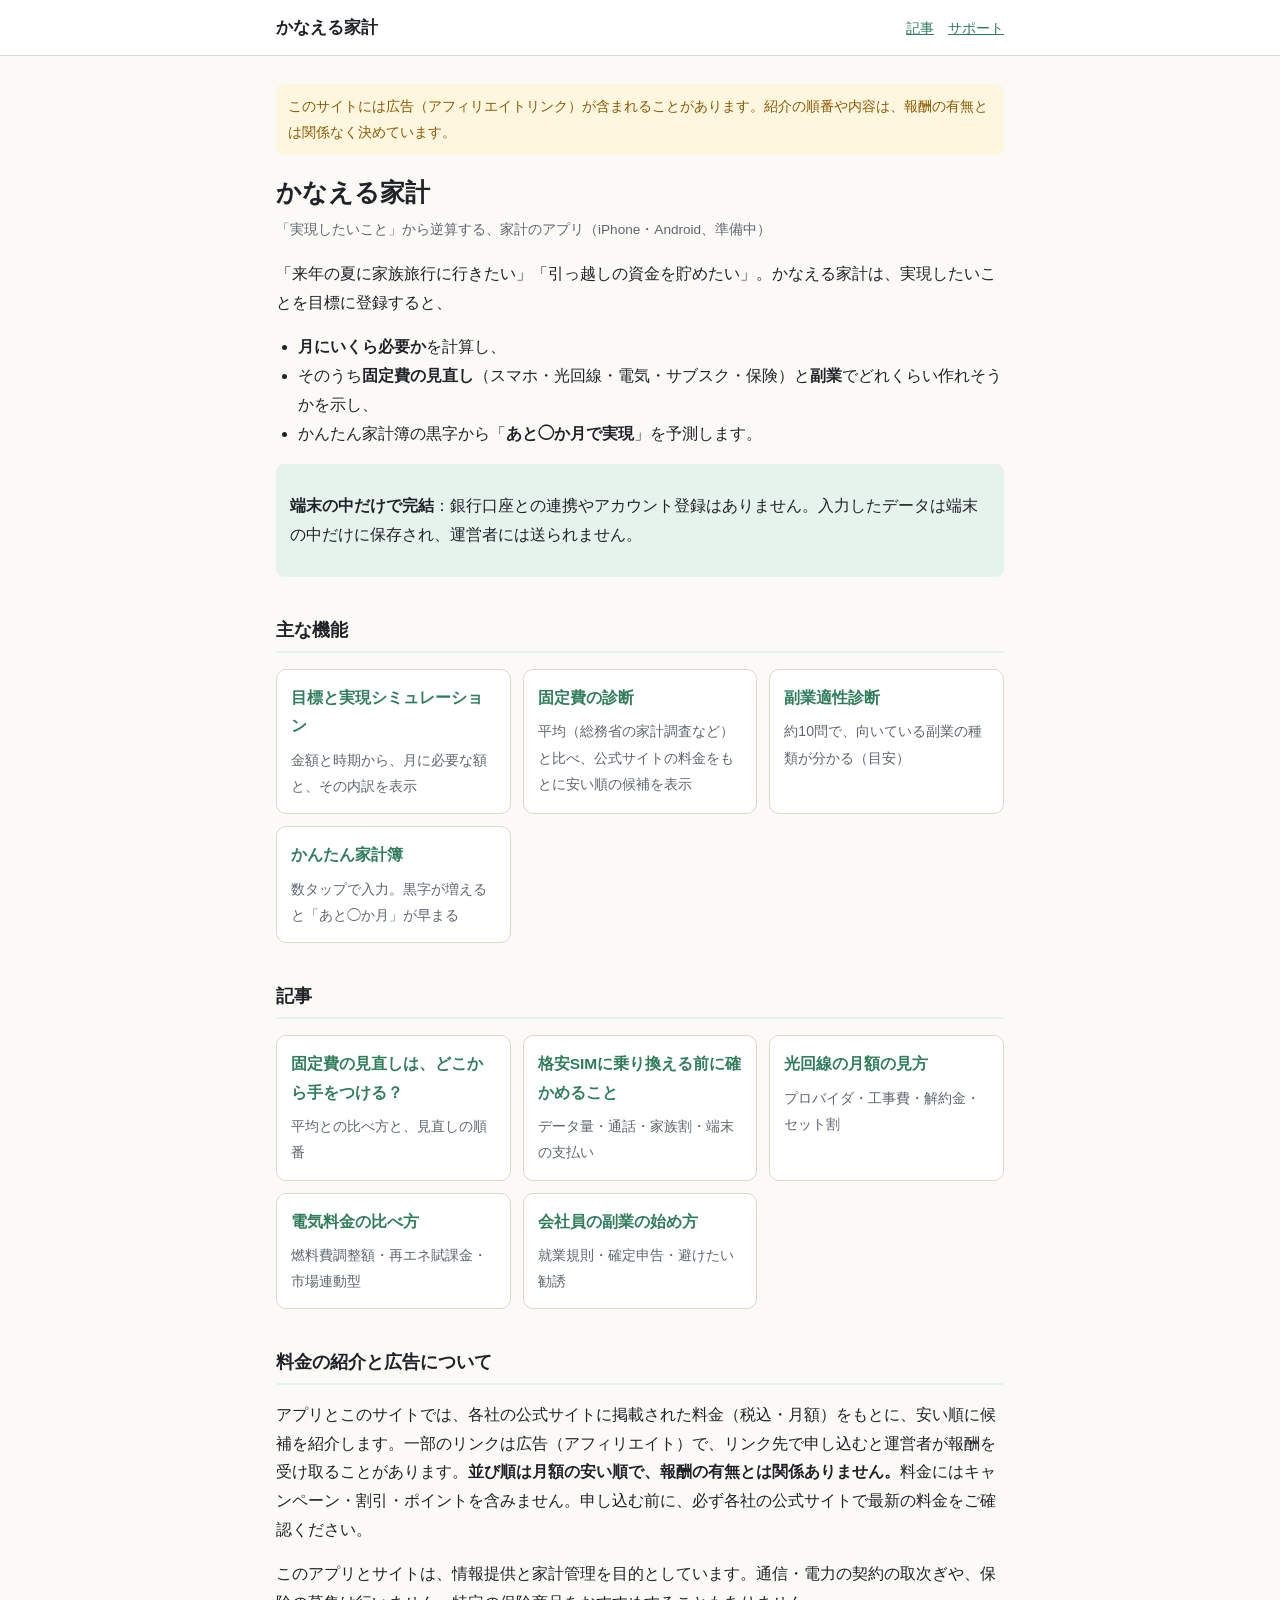
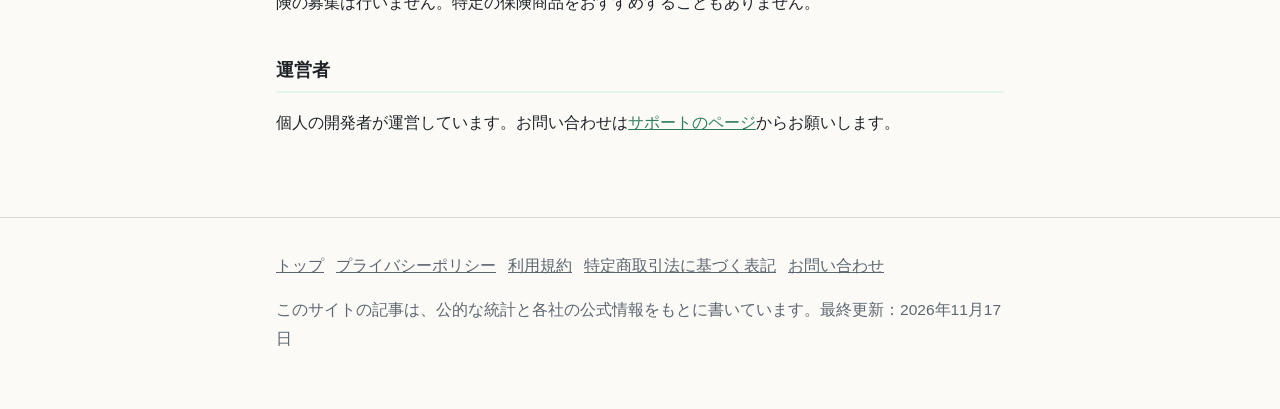
<file: index.html>
<!doctype html>
<html lang="ja">
<head>
<meta charset="utf-8">
<meta name="viewport" content="width=device-width, initial-scale=1">
<title>目標から逆算する、固定費の見直しと副業のアプリ｜かなえる家計</title>
<meta name="description" content="かなえる家計は、実現したいことを目標に、固定費の見直しと副業で毎月のお金を作る道筋を示し、家計簿で「あと何か月で実現」を見える化するアプリです。">
<link rel="stylesheet" href="style.css">
</head>
<body>
<header class="site"><div class="in">
  <a class="brand" href="index.html">かなえる家計</a>
  <nav><a href="index.html#articles">記事</a><a href="support.html">サポート</a></nav>
</div></header>
<main>

<p class="pr">このサイトには広告（アフィリエイトリンク）が含まれることがあります。紹介の順番や内容は、報酬の有無とは関係なく決めています。</p>
<h1>かなえる家計</h1>
<p class="meta">「実現したいこと」から逆算する、家計のアプリ（iPhone・Android、準備中）</p>
<p>「来年の夏に家族旅行に行きたい」「引っ越しの資金を貯めたい」。かなえる家計は、実現したいことを目標に登録すると、</p>
<ul>
<li><strong>月にいくら必要か</strong>を計算し、</li>
<li>そのうち<strong>固定費の見直し</strong>（スマホ・光回線・電気・サブスク・保険）と<strong>副業</strong>でどれくらい作れそうかを示し、</li>
<li>かんたん家計簿の黒字から「<strong>あと◯か月で実現</strong>」を予測します。</li>
</ul>
<div class="note">
<p><strong>端末の中だけで完結</strong>：銀行口座との連携やアカウント登録はありません。入力したデータは端末の中だけに保存され、運営者には送られません。</p>
</div>

<h2>主な機能</h2>
<ul class="cards">
<li><a>目標と実現シミュレーション</a><p>金額と時期から、月に必要な額と、その内訳を表示</p></li>
<li><a>固定費の診断</a><p>平均（総務省の家計調査など）と比べ、公式サイトの料金をもとに安い順の候補を表示</p></li>
<li><a>副業適性診断</a><p>約10問で、向いている副業の種類が分かる（目安）</p></li>
<li><a>かんたん家計簿</a><p>数タップで入力。黒字が増えると「あと◯か月」が早まる</p></li>
</ul>

<h2 id="articles">記事</h2>
<ul class="cards">
<li><a href="articles/koteihi-minaoshi.html">固定費の見直しは、どこから手をつける？</a><p>平均との比べ方と、見直しの順番</p></li>
<li><a href="articles/kakuyasu-sim.html">格安SIMに乗り換える前に確かめること</a><p>データ量・通話・家族割・端末の支払い</p></li>
<li><a href="articles/hikari.html">光回線の月額の見方</a><p>プロバイダ・工事費・解約金・セット割</p></li>
<li><a href="articles/denki.html">電気料金の比べ方</a><p>燃料費調整額・再エネ賦課金・市場連動型</p></li>
<li><a href="articles/fukugyo.html">会社員の副業の始め方</a><p>就業規則・確定申告・避けたい勧誘</p></li>
</ul>

<h2>料金の紹介と広告について</h2>
<p>アプリとこのサイトでは、各社の公式サイトに掲載された料金（税込・月額）をもとに、安い順に候補を紹介します。一部のリンクは広告（アフィリエイト）で、リンク先で申し込むと運営者が報酬を受け取ることがあります。<strong>並び順は月額の安い順で、報酬の有無とは関係ありません。</strong>料金にはキャンペーン・割引・ポイントを含みません。申し込む前に、必ず各社の公式サイトで最新の料金をご確認ください。</p>
<p>このアプリとサイトは、情報提供と家計管理を目的としています。通信・電力の契約の取次ぎや、保険の募集は行いません。特定の保険商品をおすすめすることもありません。</p>

<h2>運営者</h2>
<p>個人の開発者が運営しています。お問い合わせは<a href="support.html">サポートのページ</a>からお願いします。</p>

</main>
<footer class="site"><div class="in">
  <p><a href="index.html">トップ</a><a href="privacy.html">プライバシーポリシー</a><a href="terms.html">利用規約</a><a href="tokushoho.html">特定商取引法に基づく表記</a><a href="support.html">お問い合わせ</a></p>
  <p>このサイトの記事は、公的な統計と各社の公式情報をもとに書いています。最終更新：2026年11月17日</p>
</div></footer>
</body>
</html>
</file>
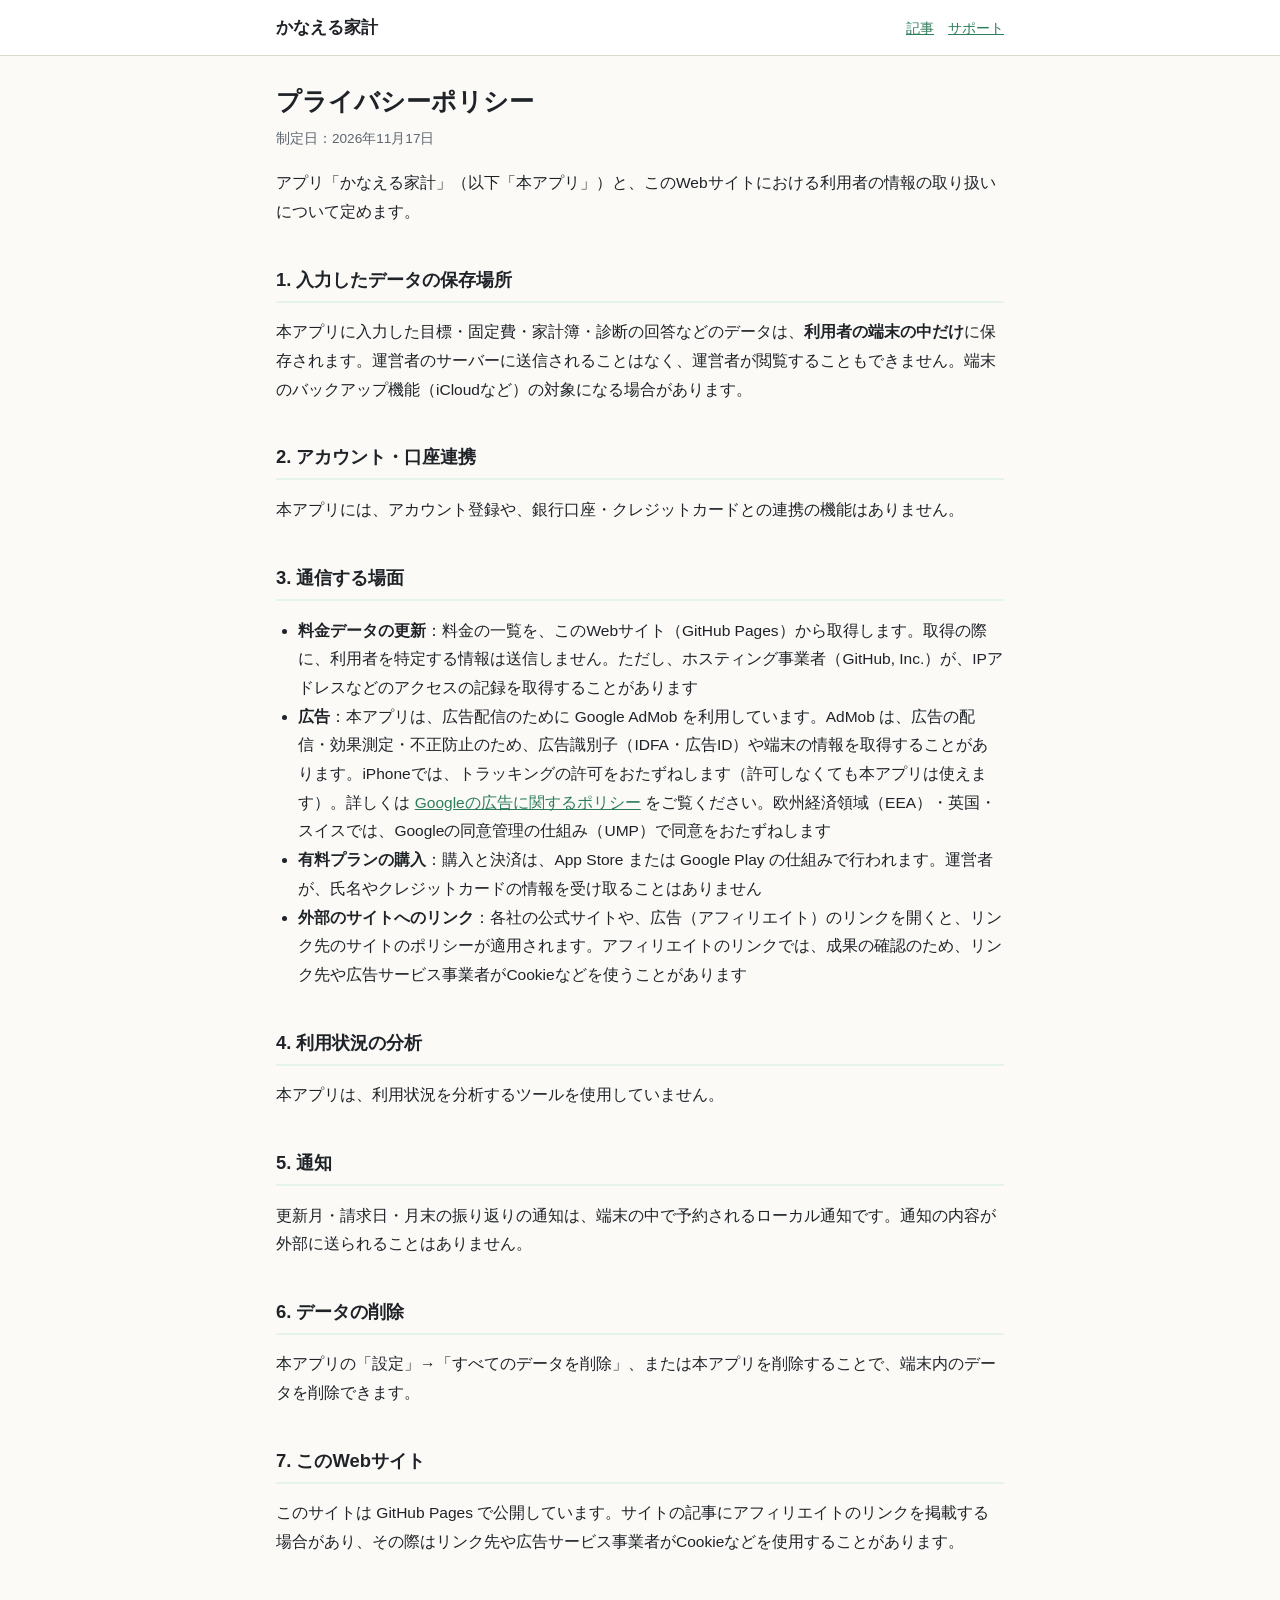
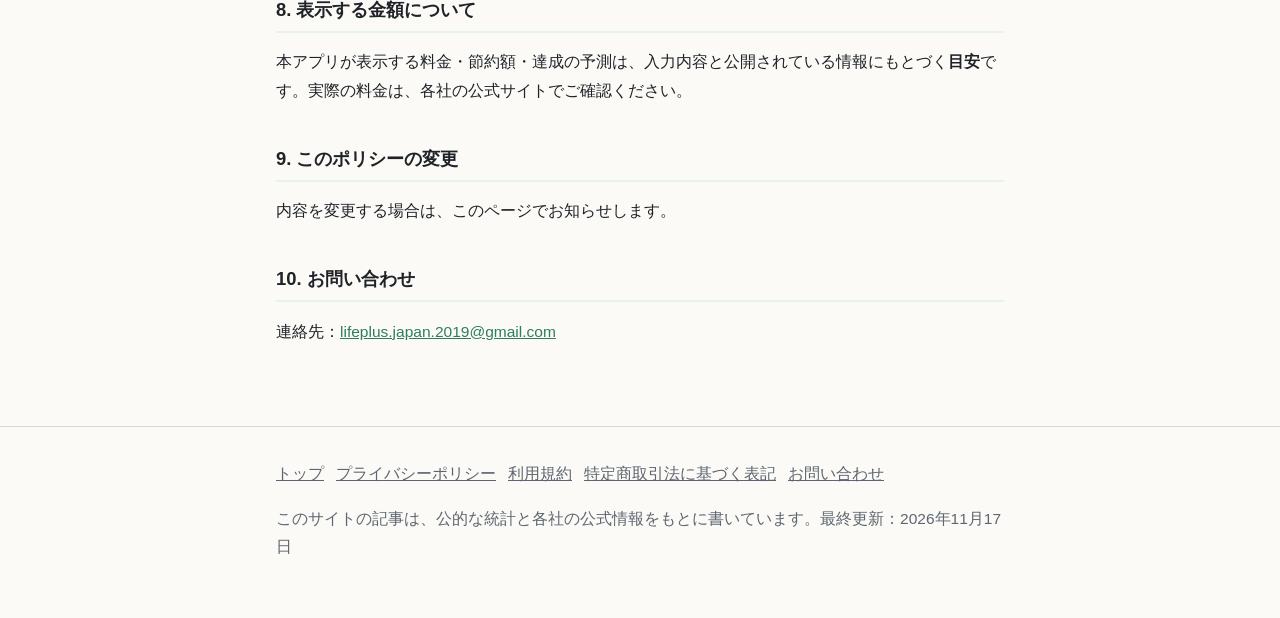
<file: privacy.html>
<!doctype html>
<html lang="ja">
<head>
<meta charset="utf-8">
<meta name="viewport" content="width=device-width, initial-scale=1">
<title>プライバシーポリシー｜かなえる家計</title>
<meta name="description" content="アプリ「かなえる家計」とこのサイトのプライバシーポリシーです。">
<link rel="stylesheet" href="style.css">
</head>
<body>
<header class="site"><div class="in">
  <a class="brand" href="index.html">かなえる家計</a>
  <nav><a href="index.html#articles">記事</a><a href="support.html">サポート</a></nav>
</div></header>
<main>

<h1>プライバシーポリシー</h1>
<p class="meta">制定日：2026年11月17日</p>
<p>アプリ「かなえる家計」（以下「本アプリ」）と、このWebサイトにおける利用者の情報の取り扱いについて定めます。</p>

<h2>1. 入力したデータの保存場所</h2>
<p>本アプリに入力した目標・固定費・家計簿・診断の回答などのデータは、<strong>利用者の端末の中だけ</strong>に保存されます。運営者のサーバーに送信されることはなく、運営者が閲覧することもできません。端末のバックアップ機能（iCloudなど）の対象になる場合があります。</p>

<h2>2. アカウント・口座連携</h2>
<p>本アプリには、アカウント登録や、銀行口座・クレジットカードとの連携の機能はありません。</p>

<h2>3. 通信する場面</h2>
<ul>
<li><strong>料金データの更新</strong>：料金の一覧を、このWebサイト（GitHub Pages）から取得します。取得の際に、利用者を特定する情報は送信しません。ただし、ホスティング事業者（GitHub, Inc.）が、IPアドレスなどのアクセスの記録を取得することがあります</li>
<li><strong>広告</strong>：本アプリは、広告配信のために Google AdMob を利用しています。AdMob は、広告の配信・効果測定・不正防止のため、広告識別子（IDFA・広告ID）や端末の情報を取得することがあります。iPhoneでは、トラッキングの許可をおたずねします（許可しなくても本アプリは使えます）。詳しくは <a href="https://policies.google.com/technologies/ads?hl=ja">Googleの広告に関するポリシー</a> をご覧ください。欧州経済領域（EEA）・英国・スイスでは、Googleの同意管理の仕組み（UMP）で同意をおたずねします</li>
<li><strong>有料プランの購入</strong>：購入と決済は、App Store または Google Play の仕組みで行われます。運営者が、氏名やクレジットカードの情報を受け取ることはありません</li>
<li><strong>外部のサイトへのリンク</strong>：各社の公式サイトや、広告（アフィリエイト）のリンクを開くと、リンク先のサイトのポリシーが適用されます。アフィリエイトのリンクでは、成果の確認のため、リンク先や広告サービス事業者がCookieなどを使うことがあります</li>
</ul>

<h2>4. 利用状況の分析</h2>
<p>本アプリは、利用状況を分析するツールを使用していません。</p>

<h2>5. 通知</h2>
<p>更新月・請求日・月末の振り返りの通知は、端末の中で予約されるローカル通知です。通知の内容が外部に送られることはありません。</p>

<h2>6. データの削除</h2>
<p>本アプリの「設定」→「すべてのデータを削除」、または本アプリを削除することで、端末内のデータを削除できます。</p>

<h2>7. このWebサイト</h2>
<p>このサイトは GitHub Pages で公開しています。サイトの記事にアフィリエイトのリンクを掲載する場合があり、その際はリンク先や広告サービス事業者がCookieなどを使用することがあります。</p>

<h2>8. 表示する金額について</h2>
<p>本アプリが表示する料金・節約額・達成の予測は、入力内容と公開されている情報にもとづく<strong>目安</strong>です。実際の料金は、各社の公式サイトでご確認ください。</p>

<h2>9. このポリシーの変更</h2>
<p>内容を変更する場合は、このページでお知らせします。</p>

<h2>10. お問い合わせ</h2>
<p>連絡先：<a href="mailto:lifeplus.japan.2019@gmail.com">lifeplus.japan.2019@gmail.com</a></p>

</main>
<footer class="site"><div class="in">
  <p><a href="index.html">トップ</a><a href="privacy.html">プライバシーポリシー</a><a href="terms.html">利用規約</a><a href="tokushoho.html">特定商取引法に基づく表記</a><a href="support.html">お問い合わせ</a></p>
  <p>このサイトの記事は、公的な統計と各社の公式情報をもとに書いています。最終更新：2026年11月17日</p>
</div></footer>
</body>
</html>
</file>
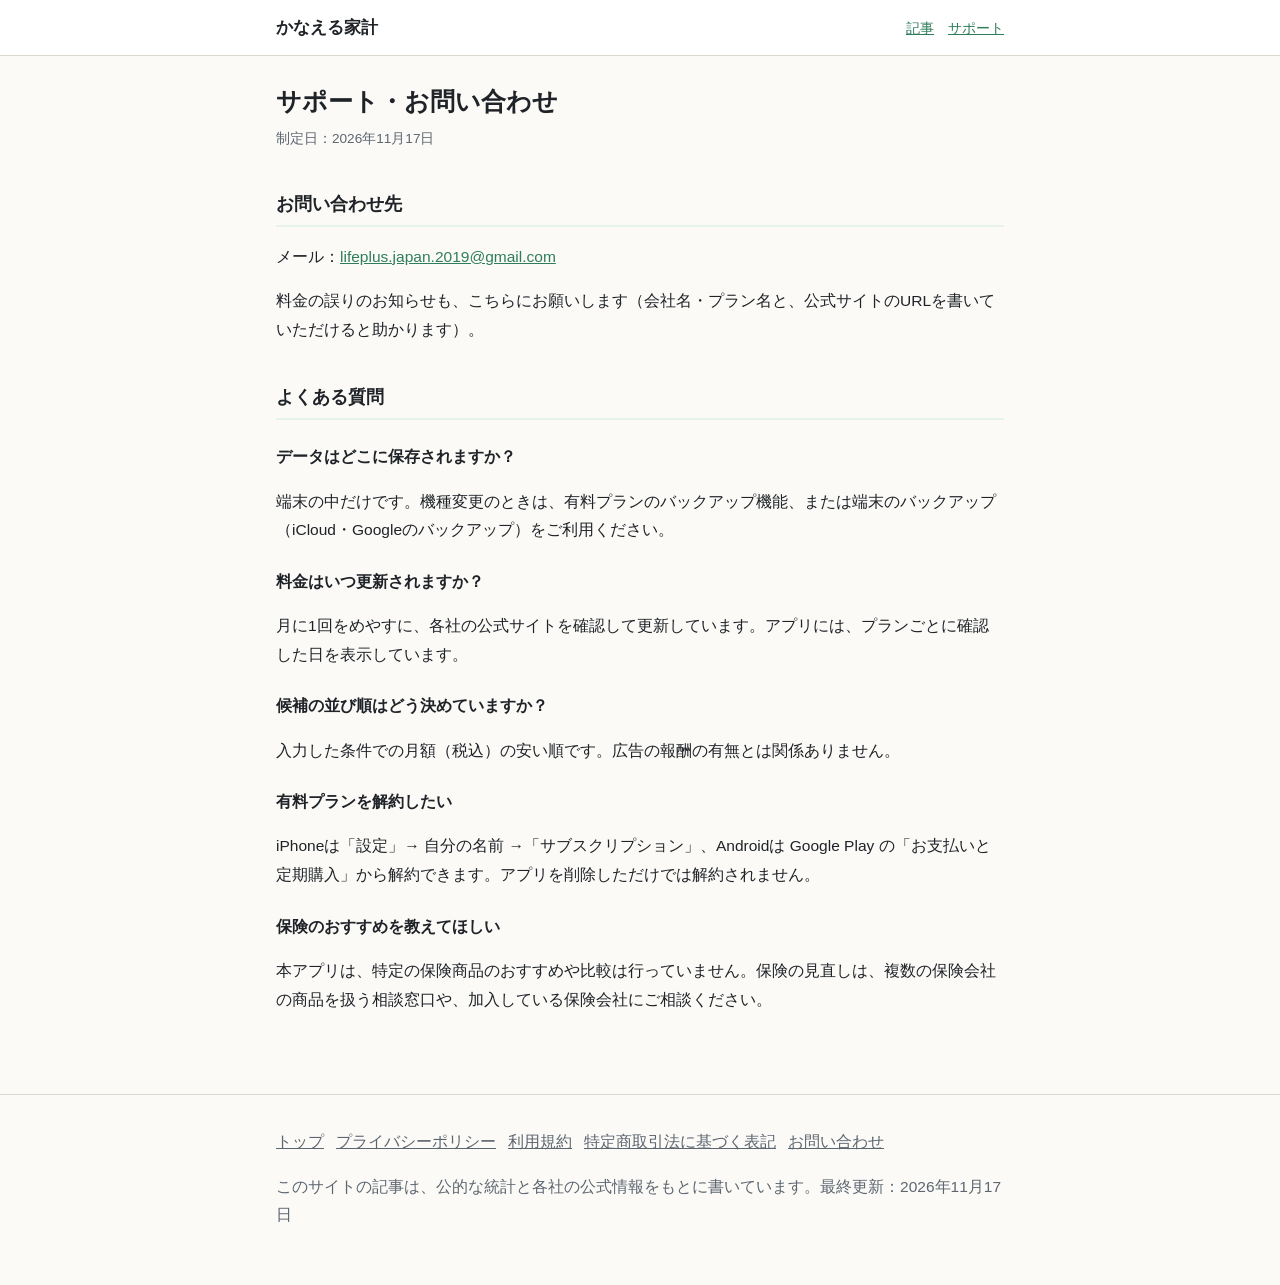
<file: support.html>
<!doctype html>
<html lang="ja">
<head>
<meta charset="utf-8">
<meta name="viewport" content="width=device-width, initial-scale=1">
<title>サポート・お問い合わせ｜かなえる家計</title>
<meta name="description" content="アプリ「かなえる家計」のサポートとお問い合わせの窓口です。">
<link rel="stylesheet" href="style.css">
</head>
<body>
<header class="site"><div class="in">
  <a class="brand" href="index.html">かなえる家計</a>
  <nav><a href="index.html#articles">記事</a><a href="support.html">サポート</a></nav>
</div></header>
<main>

<h1>サポート・お問い合わせ</h1>
<p class="meta">制定日：2026年11月17日</p>
<h2>お問い合わせ先</h2>
<p>メール：<a href="mailto:lifeplus.japan.2019@gmail.com">lifeplus.japan.2019@gmail.com</a></p>
<p>料金の誤りのお知らせも、こちらにお願いします（会社名・プラン名と、公式サイトのURLを書いていただけると助かります）。</p>

<h2>よくある質問</h2>
<h3>データはどこに保存されますか？</h3>
<p>端末の中だけです。機種変更のときは、有料プランのバックアップ機能、または端末のバックアップ（iCloud・Googleのバックアップ）をご利用ください。</p>
<h3>料金はいつ更新されますか？</h3>
<p>月に1回をめやすに、各社の公式サイトを確認して更新しています。アプリには、プランごとに確認した日を表示しています。</p>
<h3>候補の並び順はどう決めていますか？</h3>
<p>入力した条件での月額（税込）の安い順です。広告の報酬の有無とは関係ありません。</p>
<h3>有料プランを解約したい</h3>
<p>iPhoneは「設定」→ 自分の名前 →「サブスクリプション」、Androidは Google Play の「お支払いと定期購入」から解約できます。アプリを削除しただけでは解約されません。</p>
<h3>保険のおすすめを教えてほしい</h3>
<p>本アプリは、特定の保険商品のおすすめや比較は行っていません。保険の見直しは、複数の保険会社の商品を扱う相談窓口や、加入している保険会社にご相談ください。</p>

</main>
<footer class="site"><div class="in">
  <p><a href="index.html">トップ</a><a href="privacy.html">プライバシーポリシー</a><a href="terms.html">利用規約</a><a href="tokushoho.html">特定商取引法に基づく表記</a><a href="support.html">お問い合わせ</a></p>
  <p>このサイトの記事は、公的な統計と各社の公式情報をもとに書いています。最終更新：2026年11月17日</p>
</div></footer>
</body>
</html>
</file>
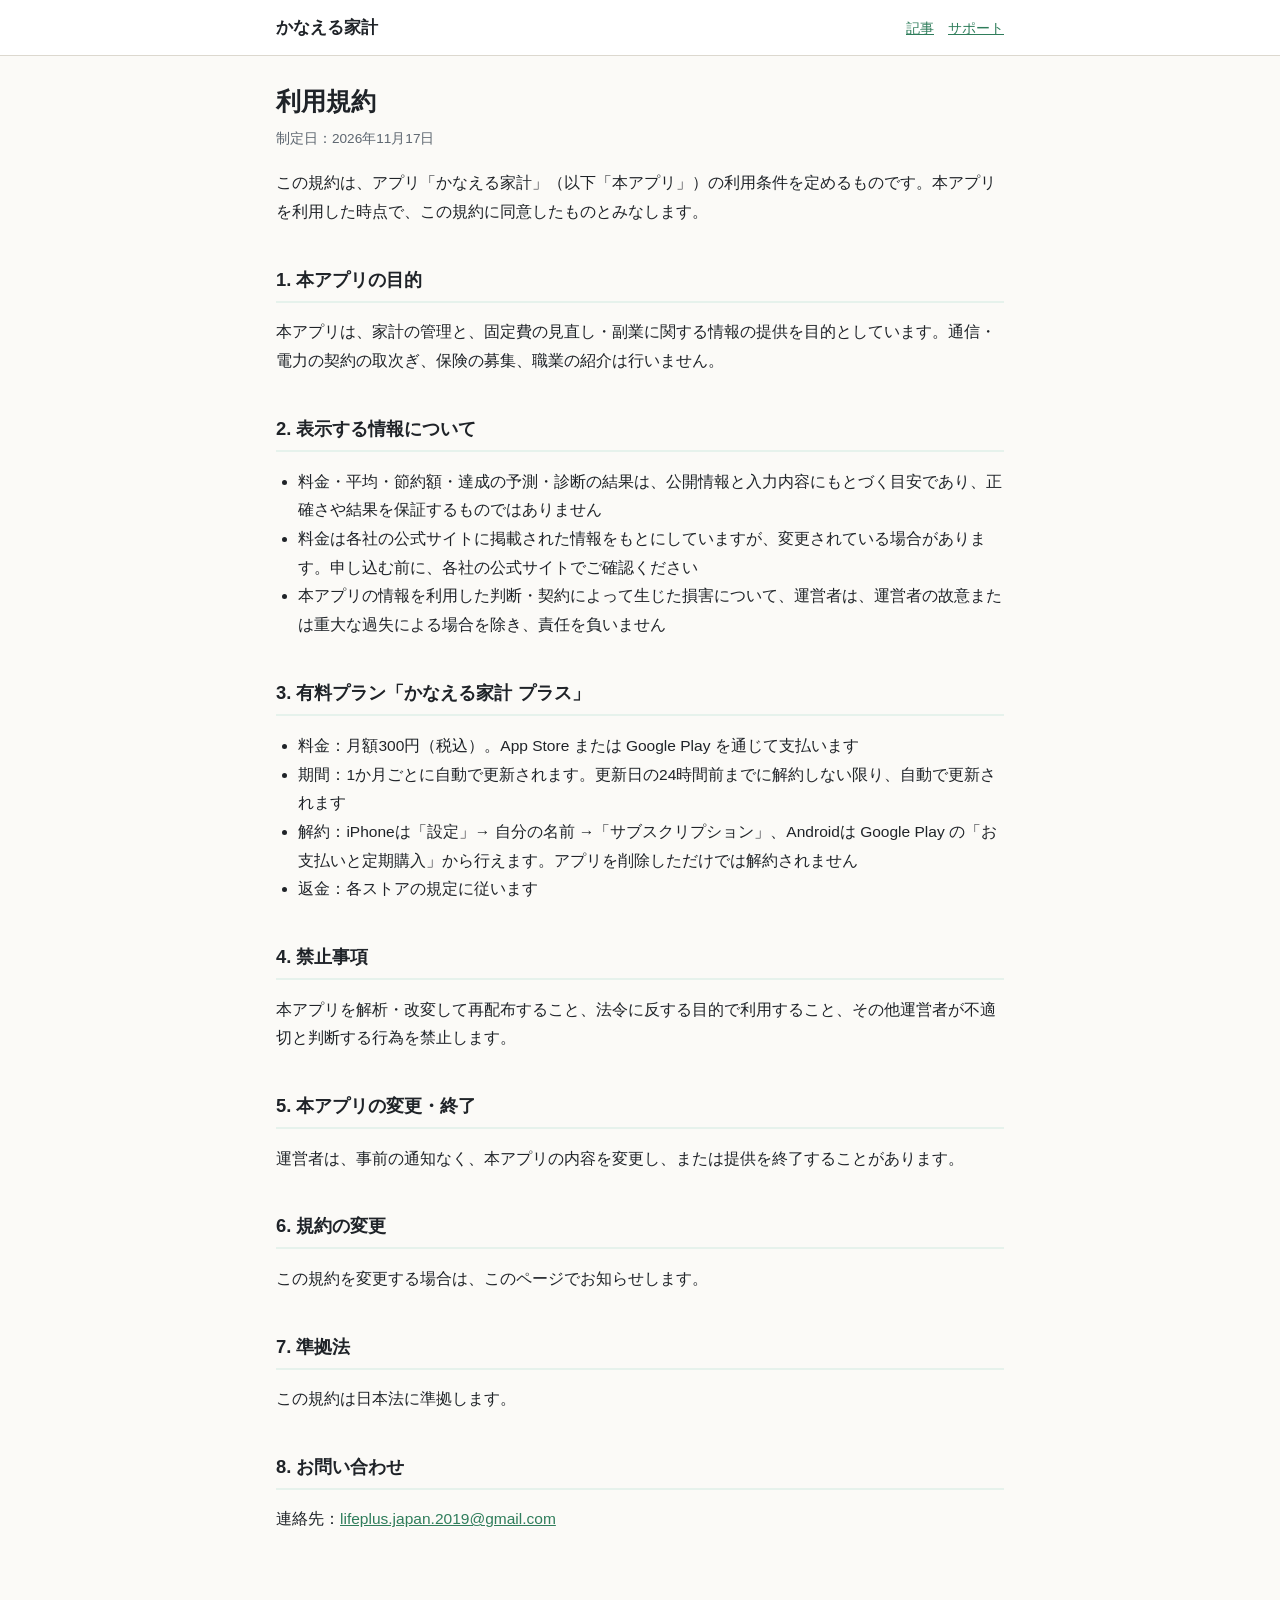
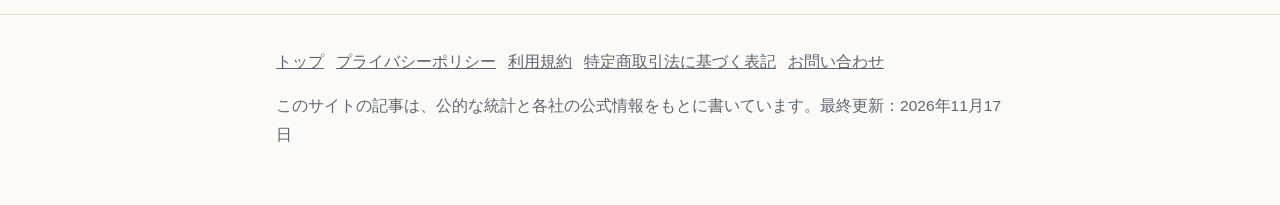
<file: terms.html>
<!doctype html>
<html lang="ja">
<head>
<meta charset="utf-8">
<meta name="viewport" content="width=device-width, initial-scale=1">
<title>利用規約｜かなえる家計</title>
<meta name="description" content="アプリ「かなえる家計」の利用規約です。">
<link rel="stylesheet" href="style.css">
</head>
<body>
<header class="site"><div class="in">
  <a class="brand" href="index.html">かなえる家計</a>
  <nav><a href="index.html#articles">記事</a><a href="support.html">サポート</a></nav>
</div></header>
<main>

<h1>利用規約</h1>
<p class="meta">制定日：2026年11月17日</p>
<p>この規約は、アプリ「かなえる家計」（以下「本アプリ」）の利用条件を定めるものです。本アプリを利用した時点で、この規約に同意したものとみなします。</p>

<h2>1. 本アプリの目的</h2>
<p>本アプリは、家計の管理と、固定費の見直し・副業に関する情報の提供を目的としています。通信・電力の契約の取次ぎ、保険の募集、職業の紹介は行いません。</p>

<h2>2. 表示する情報について</h2>
<ul>
<li>料金・平均・節約額・達成の予測・診断の結果は、公開情報と入力内容にもとづく目安であり、正確さや結果を保証するものではありません</li>
<li>料金は各社の公式サイトに掲載された情報をもとにしていますが、変更されている場合があります。申し込む前に、各社の公式サイトでご確認ください</li>
<li>本アプリの情報を利用した判断・契約によって生じた損害について、運営者は、運営者の故意または重大な過失による場合を除き、責任を負いません</li>
</ul>

<h2>3. 有料プラン「かなえる家計 プラス」</h2>
<ul>
<li>料金：月額300円（税込）。App Store または Google Play を通じて支払います</li>
<li>期間：1か月ごとに自動で更新されます。更新日の24時間前までに解約しない限り、自動で更新されます</li>
<li>解約：iPhoneは「設定」→ 自分の名前 →「サブスクリプション」、Androidは Google Play の「お支払いと定期購入」から行えます。アプリを削除しただけでは解約されません</li>
<li>返金：各ストアの規定に従います</li>
</ul>

<h2>4. 禁止事項</h2>
<p>本アプリを解析・改変して再配布すること、法令に反する目的で利用すること、その他運営者が不適切と判断する行為を禁止します。</p>

<h2>5. 本アプリの変更・終了</h2>
<p>運営者は、事前の通知なく、本アプリの内容を変更し、または提供を終了することがあります。</p>

<h2>6. 規約の変更</h2>
<p>この規約を変更する場合は、このページでお知らせします。</p>

<h2>7. 準拠法</h2>
<p>この規約は日本法に準拠します。</p>

<h2>8. お問い合わせ</h2>
<p>連絡先：<a href="mailto:lifeplus.japan.2019@gmail.com">lifeplus.japan.2019@gmail.com</a></p>

</main>
<footer class="site"><div class="in">
  <p><a href="index.html">トップ</a><a href="privacy.html">プライバシーポリシー</a><a href="terms.html">利用規約</a><a href="tokushoho.html">特定商取引法に基づく表記</a><a href="support.html">お問い合わせ</a></p>
  <p>このサイトの記事は、公的な統計と各社の公式情報をもとに書いています。最終更新：2026年11月17日</p>
</div></footer>
</body>
</html>
</file>
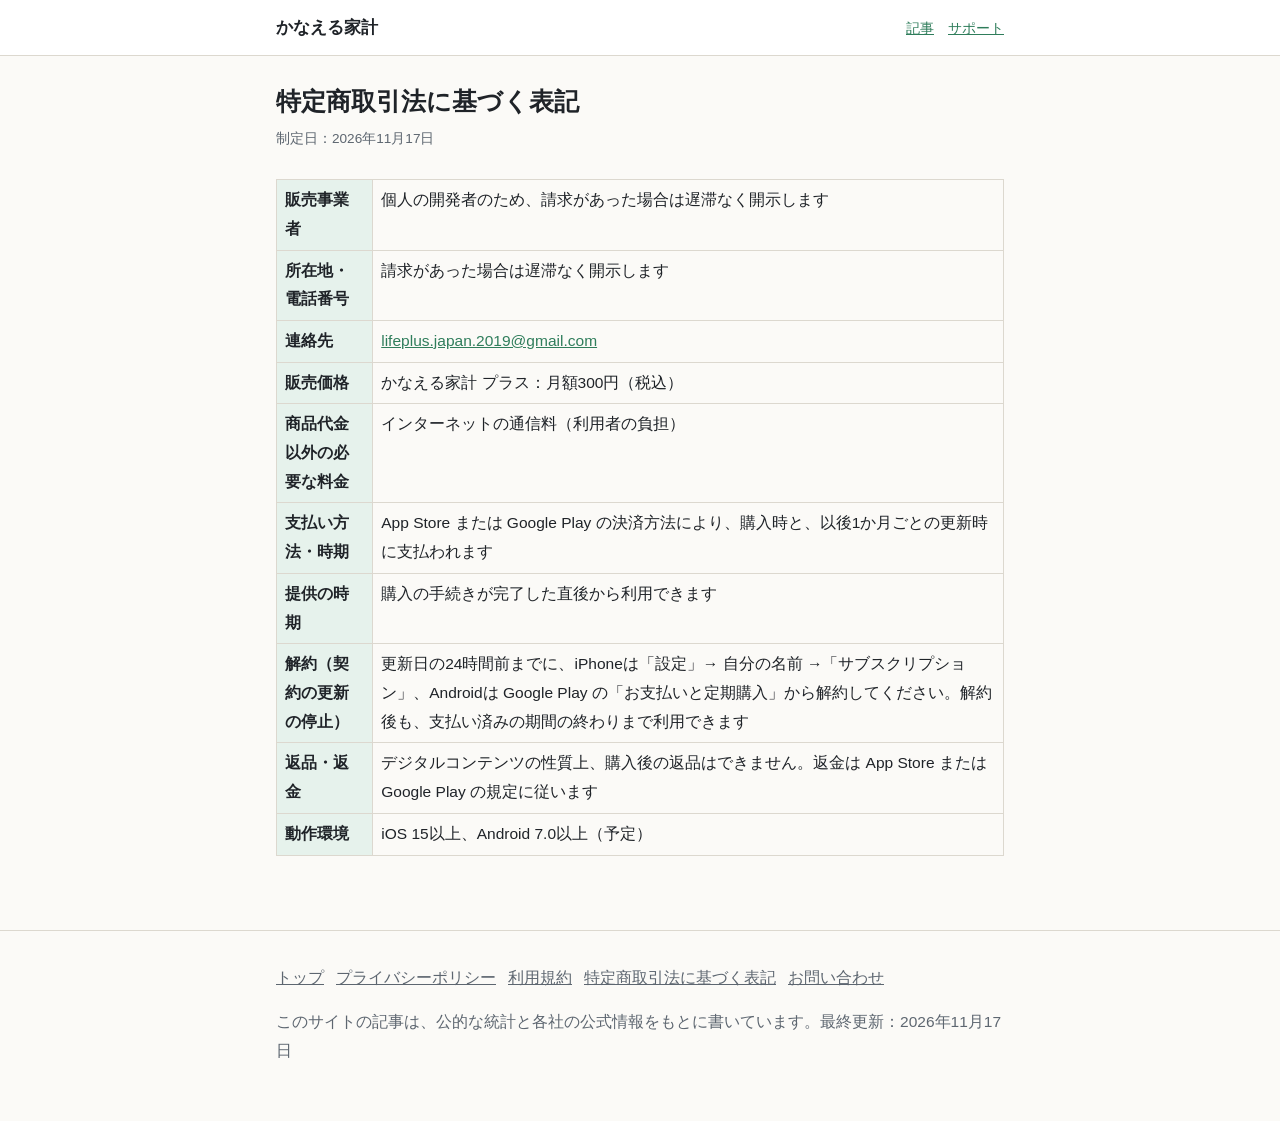
<file: tokushoho.html>
<!doctype html>
<html lang="ja">
<head>
<meta charset="utf-8">
<meta name="viewport" content="width=device-width, initial-scale=1">
<title>特定商取引法に基づく表記｜かなえる家計</title>
<meta name="description" content="アプリ「かなえる家計」の有料プランに関する、特定商取引法に基づく表記です。">
<link rel="stylesheet" href="style.css">
</head>
<body>
<header class="site"><div class="in">
  <a class="brand" href="index.html">かなえる家計</a>
  <nav><a href="index.html#articles">記事</a><a href="support.html">サポート</a></nav>
</div></header>
<main>

<h1>特定商取引法に基づく表記</h1>
<p class="meta">制定日：2026年11月17日</p>
<div class="tbl"><table>
<tr><th>販売事業者</th><td>個人の開発者のため、請求があった場合は遅滞なく開示します</td></tr>
<tr><th>所在地・電話番号</th><td>請求があった場合は遅滞なく開示します</td></tr>
<tr><th>連絡先</th><td><a href="mailto:lifeplus.japan.2019@gmail.com">lifeplus.japan.2019@gmail.com</a></td></tr>
<tr><th>販売価格</th><td>かなえる家計 プラス：月額300円（税込）</td></tr>
<tr><th>商品代金以外の必要な料金</th><td>インターネットの通信料（利用者の負担）</td></tr>
<tr><th>支払い方法・時期</th><td>App Store または Google Play の決済方法により、購入時と、以後1か月ごとの更新時に支払われます</td></tr>
<tr><th>提供の時期</th><td>購入の手続きが完了した直後から利用できます</td></tr>
<tr><th>解約（契約の更新の停止）</th><td>更新日の24時間前までに、iPhoneは「設定」→ 自分の名前 →「サブスクリプション」、Androidは Google Play の「お支払いと定期購入」から解約してください。解約後も、支払い済みの期間の終わりまで利用できます</td></tr>
<tr><th>返品・返金</th><td>デジタルコンテンツの性質上、購入後の返品はできません。返金は App Store または Google Play の規定に従います</td></tr>
<tr><th>動作環境</th><td>iOS 15以上、Android 7.0以上（予定）</td></tr>
</table></div>

</main>
<footer class="site"><div class="in">
  <p><a href="index.html">トップ</a><a href="privacy.html">プライバシーポリシー</a><a href="terms.html">利用規約</a><a href="tokushoho.html">特定商取引法に基づく表記</a><a href="support.html">お問い合わせ</a></p>
  <p>このサイトの記事は、公的な統計と各社の公式情報をもとに書いています。最終更新：2026年11月17日</p>
</div></footer>
</body>
</html>
</file>
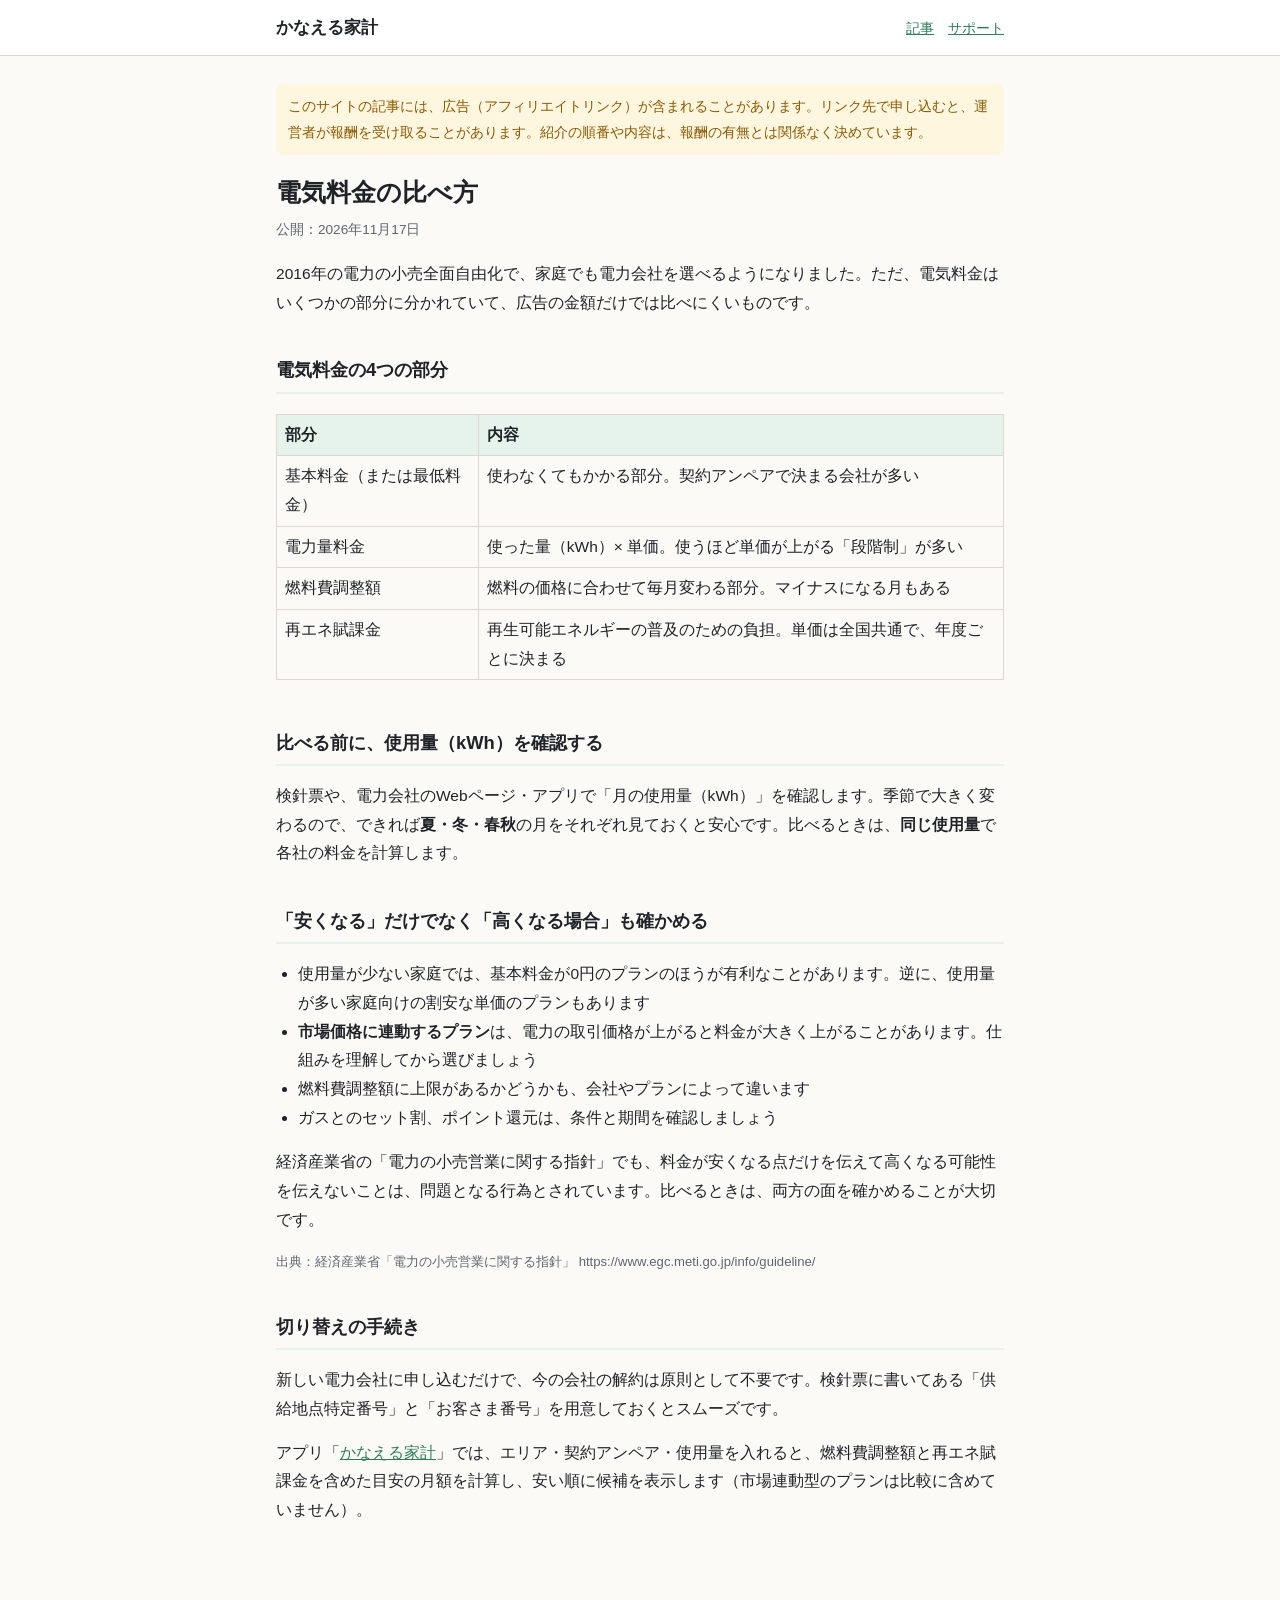
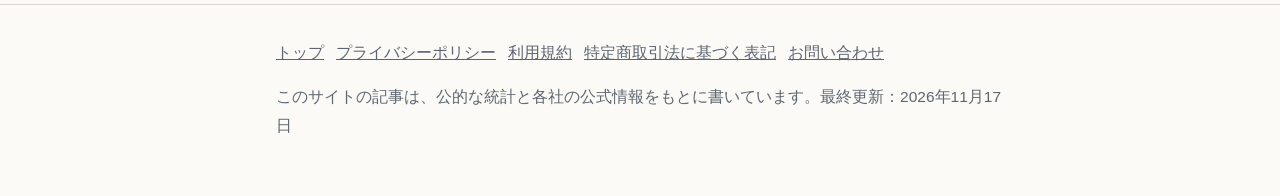
<file: articles/denki.html>
<!doctype html>
<html lang="ja">
<head>
<meta charset="utf-8">
<meta name="viewport" content="width=device-width, initial-scale=1">
<title>電気料金の比べ方｜かなえる家計</title>
<meta name="description" content="基本料金・電力量料金・燃料費調整額・再エネ賦課金の意味と、同じ使用量で比べる方法、市場連動型プランの注意点。">
<link rel="stylesheet" href="../style.css">
</head>
<body>
<header class="site"><div class="in">
  <a class="brand" href="../index.html">かなえる家計</a>
  <nav><a href="../index.html#articles">記事</a><a href="../support.html">サポート</a></nav>
</div></header>
<main>
<p class="pr">このサイトの記事には、広告（アフィリエイトリンク）が含まれることがあります。リンク先で申し込むと、運営者が報酬を受け取ることがあります。紹介の順番や内容は、報酬の有無とは関係なく決めています。</p>
<h1>電気料金の比べ方</h1>
<p class="meta">公開：2026年11月17日</p>
<p>2016年の電力の小売全面自由化で、家庭でも電力会社を選べるようになりました。ただ、電気料金はいくつかの部分に分かれていて、広告の金額だけでは比べにくいものです。</p>

<h2>電気料金の4つの部分</h2>
<div class="tbl"><table>
<tr><th>部分</th><th>内容</th></tr>
<tr><td>基本料金（または最低料金）</td><td>使わなくてもかかる部分。契約アンペアで決まる会社が多い</td></tr>
<tr><td>電力量料金</td><td>使った量（kWh）× 単価。使うほど単価が上がる「段階制」が多い</td></tr>
<tr><td>燃料費調整額</td><td>燃料の価格に合わせて毎月変わる部分。マイナスになる月もある</td></tr>
<tr><td>再エネ賦課金</td><td>再生可能エネルギーの普及のための負担。単価は全国共通で、年度ごとに決まる</td></tr>
</table></div>

<h2>比べる前に、使用量（kWh）を確認する</h2>
<p>検針票や、電力会社のWebページ・アプリで「月の使用量（kWh）」を確認します。季節で大きく変わるので、できれば<strong>夏・冬・春秋</strong>の月をそれぞれ見ておくと安心です。比べるときは、<strong>同じ使用量</strong>で各社の料金を計算します。</p>

<h2>「安くなる」だけでなく「高くなる場合」も確かめる</h2>
<ul>
<li>使用量が少ない家庭では、基本料金が0円のプランのほうが有利なことがあります。逆に、使用量が多い家庭向けの割安な単価のプランもあります</li>
<li><strong>市場価格に連動するプラン</strong>は、電力の取引価格が上がると料金が大きく上がることがあります。仕組みを理解してから選びましょう</li>
<li>燃料費調整額に上限があるかどうかも、会社やプランによって違います</li>
<li>ガスとのセット割、ポイント還元は、条件と期間を確認しましょう</li>
</ul>
<p>経済産業省の「電力の小売営業に関する指針」でも、料金が安くなる点だけを伝えて高くなる可能性を伝えないことは、問題となる行為とされています。比べるときは、両方の面を確かめることが大切です。</p>
<p class="src">出典：経済産業省「電力の小売営業に関する指針」 https://www.egc.meti.go.jp/info/guideline/</p>

<h2>切り替えの手続き</h2>
<p>新しい電力会社に申し込むだけで、今の会社の解約は原則として不要です。検針票に書いてある「供給地点特定番号」と「お客さま番号」を用意しておくとスムーズです。</p>

<p>アプリ「<a href="../index.html">かなえる家計</a>」では、エリア・契約アンペア・使用量を入れると、燃料費調整額と再エネ賦課金を含めた目安の月額を計算し、安い順に候補を表示します（市場連動型のプランは比較に含めていません）。</p>

</main>
<footer class="site"><div class="in">
  <p><a href="../index.html">トップ</a><a href="../privacy.html">プライバシーポリシー</a><a href="../terms.html">利用規約</a><a href="../tokushoho.html">特定商取引法に基づく表記</a><a href="../support.html">お問い合わせ</a></p>
  <p>このサイトの記事は、公的な統計と各社の公式情報をもとに書いています。最終更新：2026年11月17日</p>
</div></footer>
</body>
</html>
</file>
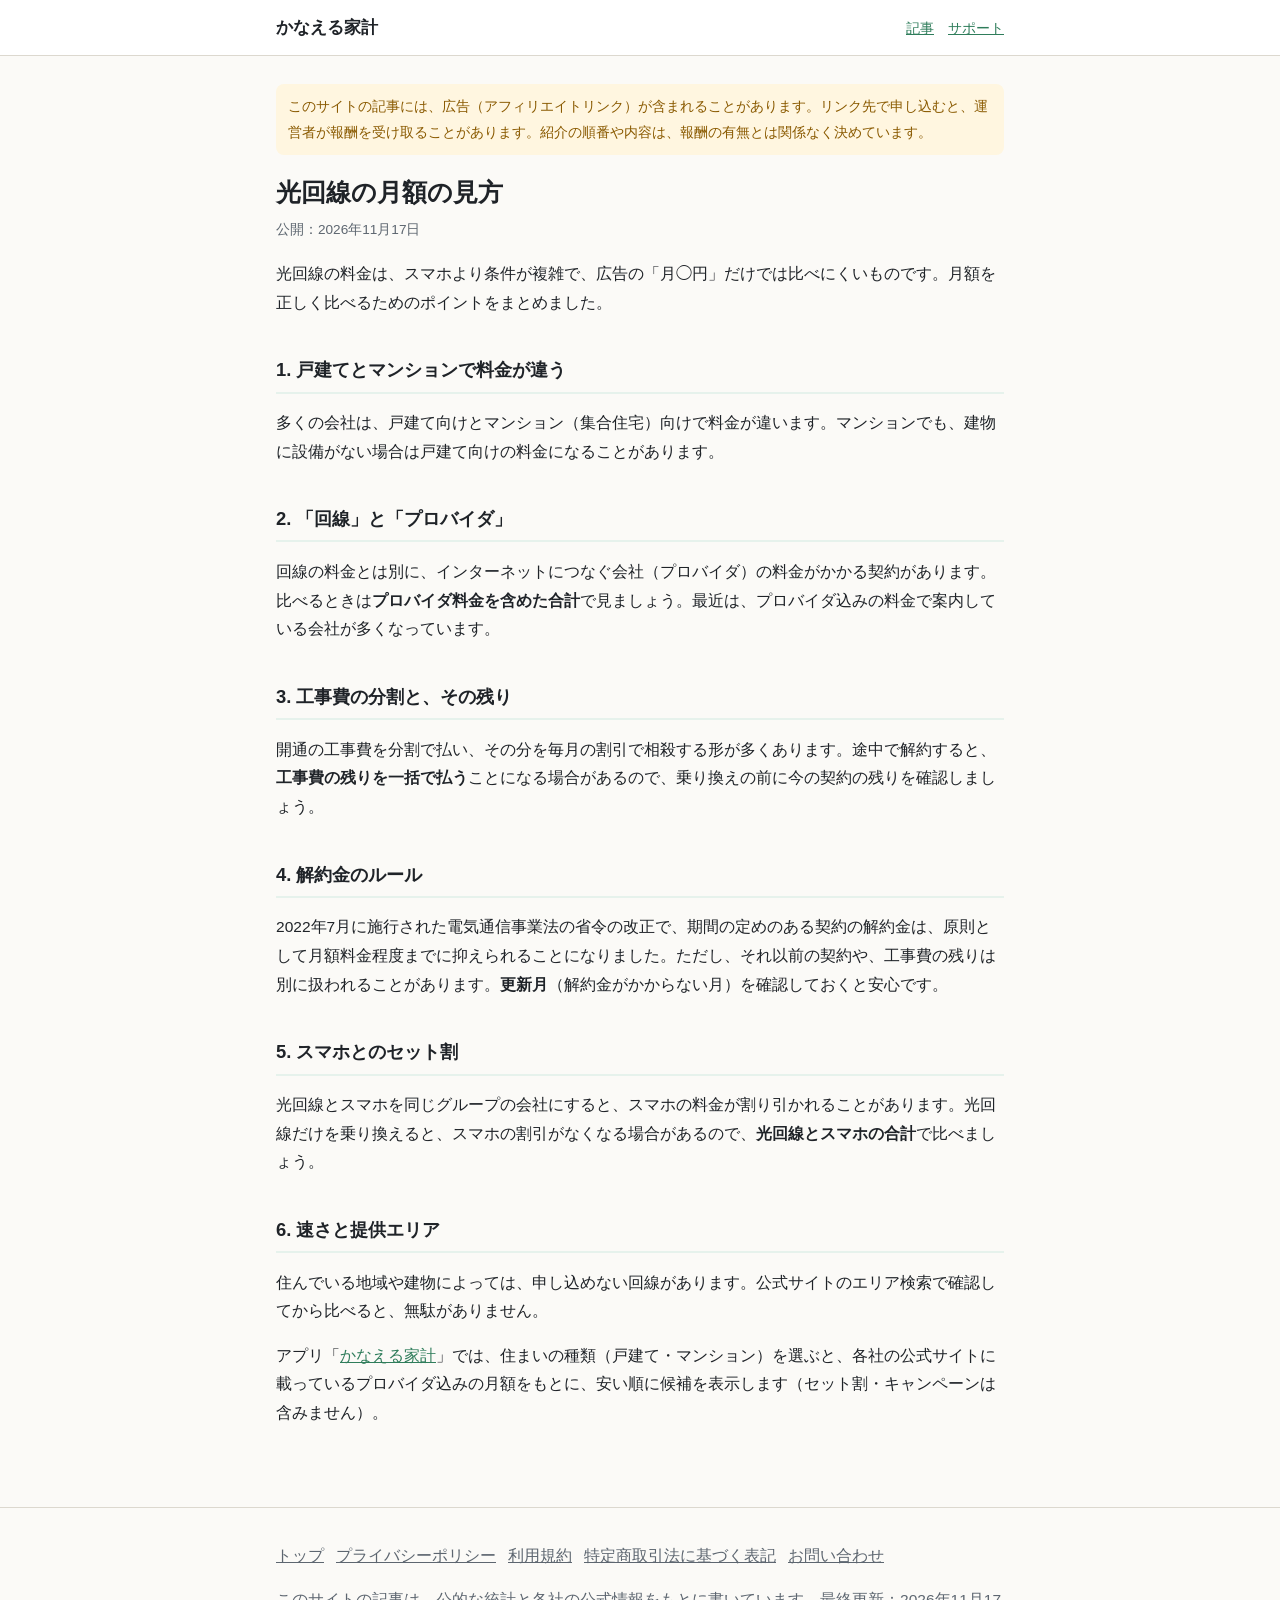
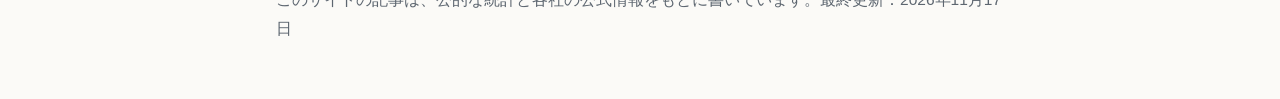
<file: articles/hikari.html>
<!doctype html>
<html lang="ja">
<head>
<meta charset="utf-8">
<meta name="viewport" content="width=device-width, initial-scale=1">
<title>光回線の月額の見方｜かなえる家計</title>
<meta name="description" content="戸建てとマンションの違い、プロバイダ料金、工事費の分割、セット割、解約金のルールなど、光回線の料金を見るときのポイント。">
<link rel="stylesheet" href="../style.css">
</head>
<body>
<header class="site"><div class="in">
  <a class="brand" href="../index.html">かなえる家計</a>
  <nav><a href="../index.html#articles">記事</a><a href="../support.html">サポート</a></nav>
</div></header>
<main>
<p class="pr">このサイトの記事には、広告（アフィリエイトリンク）が含まれることがあります。リンク先で申し込むと、運営者が報酬を受け取ることがあります。紹介の順番や内容は、報酬の有無とは関係なく決めています。</p>
<h1>光回線の月額の見方</h1>
<p class="meta">公開：2026年11月17日</p>
<p>光回線の料金は、スマホより条件が複雑で、広告の「月◯円」だけでは比べにくいものです。月額を正しく比べるためのポイントをまとめました。</p>

<h2>1. 戸建てとマンションで料金が違う</h2>
<p>多くの会社は、戸建て向けとマンション（集合住宅）向けで料金が違います。マンションでも、建物に設備がない場合は戸建て向けの料金になることがあります。</p>

<h2>2. 「回線」と「プロバイダ」</h2>
<p>回線の料金とは別に、インターネットにつなぐ会社（プロバイダ）の料金がかかる契約があります。比べるときは<strong>プロバイダ料金を含めた合計</strong>で見ましょう。最近は、プロバイダ込みの料金で案内している会社が多くなっています。</p>

<h2>3. 工事費の分割と、その残り</h2>
<p>開通の工事費を分割で払い、その分を毎月の割引で相殺する形が多くあります。途中で解約すると、<strong>工事費の残りを一括で払う</strong>ことになる場合があるので、乗り換えの前に今の契約の残りを確認しましょう。</p>

<h2>4. 解約金のルール</h2>
<p>2022年7月に施行された電気通信事業法の省令の改正で、期間の定めのある契約の解約金は、原則として月額料金程度までに抑えられることになりました。ただし、それ以前の契約や、工事費の残りは別に扱われることがあります。<strong>更新月</strong>（解約金がかからない月）を確認しておくと安心です。</p>

<h2>5. スマホとのセット割</h2>
<p>光回線とスマホを同じグループの会社にすると、スマホの料金が割り引かれることがあります。光回線だけを乗り換えると、スマホの割引がなくなる場合があるので、<strong>光回線とスマホの合計</strong>で比べましょう。</p>

<h2>6. 速さと提供エリア</h2>
<p>住んでいる地域や建物によっては、申し込めない回線があります。公式サイトのエリア検索で確認してから比べると、無駄がありません。</p>

<p>アプリ「<a href="../index.html">かなえる家計</a>」では、住まいの種類（戸建て・マンション）を選ぶと、各社の公式サイトに載っているプロバイダ込みの月額をもとに、安い順に候補を表示します（セット割・キャンペーンは含みません）。</p>

</main>
<footer class="site"><div class="in">
  <p><a href="../index.html">トップ</a><a href="../privacy.html">プライバシーポリシー</a><a href="../terms.html">利用規約</a><a href="../tokushoho.html">特定商取引法に基づく表記</a><a href="../support.html">お問い合わせ</a></p>
  <p>このサイトの記事は、公的な統計と各社の公式情報をもとに書いています。最終更新：2026年11月17日</p>
</div></footer>
</body>
</html>
</file>
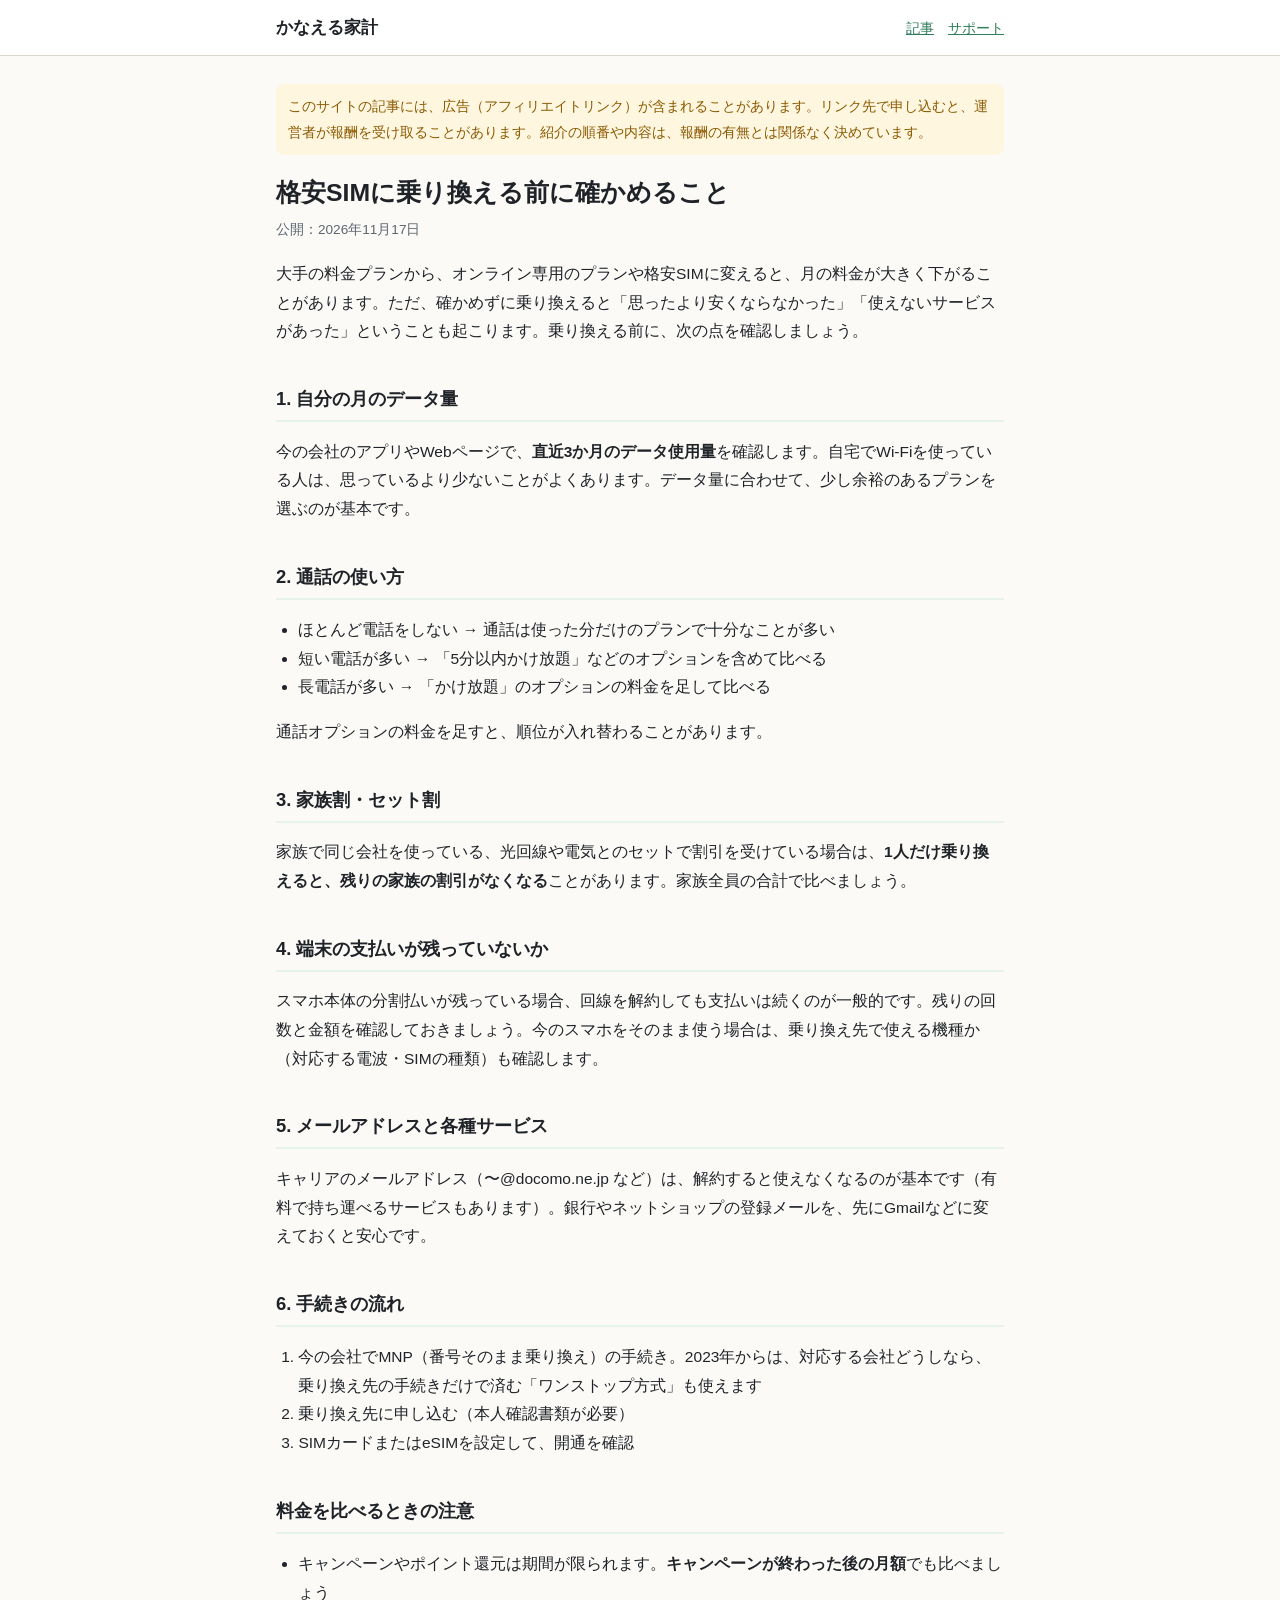
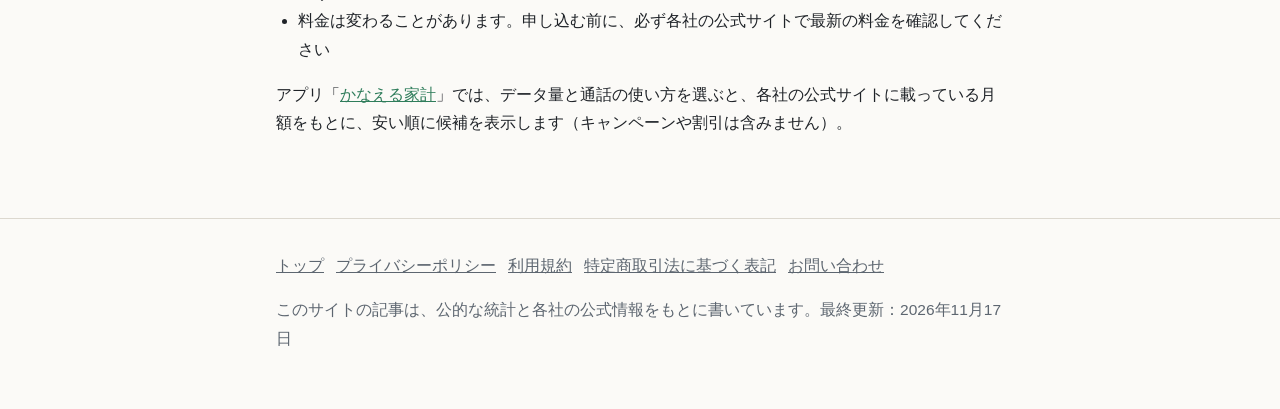
<file: articles/kakuyasu-sim.html>
<!doctype html>
<html lang="ja">
<head>
<meta charset="utf-8">
<meta name="viewport" content="width=device-width, initial-scale=1">
<title>格安SIMに乗り換える前に確かめること｜かなえる家計</title>
<meta name="description" content="データ量・通話・家族割・端末の支払い・メールアドレスなど、乗り換えの前に確認したいポイントをまとめました。">
<link rel="stylesheet" href="../style.css">
</head>
<body>
<header class="site"><div class="in">
  <a class="brand" href="../index.html">かなえる家計</a>
  <nav><a href="../index.html#articles">記事</a><a href="../support.html">サポート</a></nav>
</div></header>
<main>
<p class="pr">このサイトの記事には、広告（アフィリエイトリンク）が含まれることがあります。リンク先で申し込むと、運営者が報酬を受け取ることがあります。紹介の順番や内容は、報酬の有無とは関係なく決めています。</p>
<h1>格安SIMに乗り換える前に確かめること</h1>
<p class="meta">公開：2026年11月17日</p>
<p>大手の料金プランから、オンライン専用のプランや格安SIMに変えると、月の料金が大きく下がることがあります。ただ、確かめずに乗り換えると「思ったより安くならなかった」「使えないサービスがあった」ということも起こります。乗り換える前に、次の点を確認しましょう。</p>

<h2>1. 自分の月のデータ量</h2>
<p>今の会社のアプリやWebページで、<strong>直近3か月のデータ使用量</strong>を確認します。自宅でWi-Fiを使っている人は、思っているより少ないことがよくあります。データ量に合わせて、少し余裕のあるプランを選ぶのが基本です。</p>

<h2>2. 通話の使い方</h2>
<ul>
<li>ほとんど電話をしない → 通話は使った分だけのプランで十分なことが多い</li>
<li>短い電話が多い → 「5分以内かけ放題」などのオプションを含めて比べる</li>
<li>長電話が多い → 「かけ放題」のオプションの料金を足して比べる</li>
</ul>
<p>通話オプションの料金を足すと、順位が入れ替わることがあります。</p>

<h2>3. 家族割・セット割</h2>
<p>家族で同じ会社を使っている、光回線や電気とのセットで割引を受けている場合は、<strong>1人だけ乗り換えると、残りの家族の割引がなくなる</strong>ことがあります。家族全員の合計で比べましょう。</p>

<h2>4. 端末の支払いが残っていないか</h2>
<p>スマホ本体の分割払いが残っている場合、回線を解約しても支払いは続くのが一般的です。残りの回数と金額を確認しておきましょう。今のスマホをそのまま使う場合は、乗り換え先で使える機種か（対応する電波・SIMの種類）も確認します。</p>

<h2>5. メールアドレスと各種サービス</h2>
<p>キャリアのメールアドレス（〜@docomo.ne.jp など）は、解約すると使えなくなるのが基本です（有料で持ち運べるサービスもあります）。銀行やネットショップの登録メールを、先にGmailなどに変えておくと安心です。</p>

<h2>6. 手続きの流れ</h2>
<ol>
<li>今の会社でMNP（番号そのまま乗り換え）の手続き。2023年からは、対応する会社どうしなら、乗り換え先の手続きだけで済む「ワンストップ方式」も使えます</li>
<li>乗り換え先に申し込む（本人確認書類が必要）</li>
<li>SIMカードまたはeSIMを設定して、開通を確認</li>
</ol>

<h2>料金を比べるときの注意</h2>
<ul>
<li>キャンペーンやポイント還元は期間が限られます。<strong>キャンペーンが終わった後の月額</strong>でも比べましょう</li>
<li>料金は変わることがあります。申し込む前に、必ず各社の公式サイトで最新の料金を確認してください</li>
</ul>
<p>アプリ「<a href="../index.html">かなえる家計</a>」では、データ量と通話の使い方を選ぶと、各社の公式サイトに載っている月額をもとに、安い順に候補を表示します（キャンペーンや割引は含みません）。</p>

</main>
<footer class="site"><div class="in">
  <p><a href="../index.html">トップ</a><a href="../privacy.html">プライバシーポリシー</a><a href="../terms.html">利用規約</a><a href="../tokushoho.html">特定商取引法に基づく表記</a><a href="../support.html">お問い合わせ</a></p>
  <p>このサイトの記事は、公的な統計と各社の公式情報をもとに書いています。最終更新：2026年11月17日</p>
</div></footer>
</body>
</html>
</file>
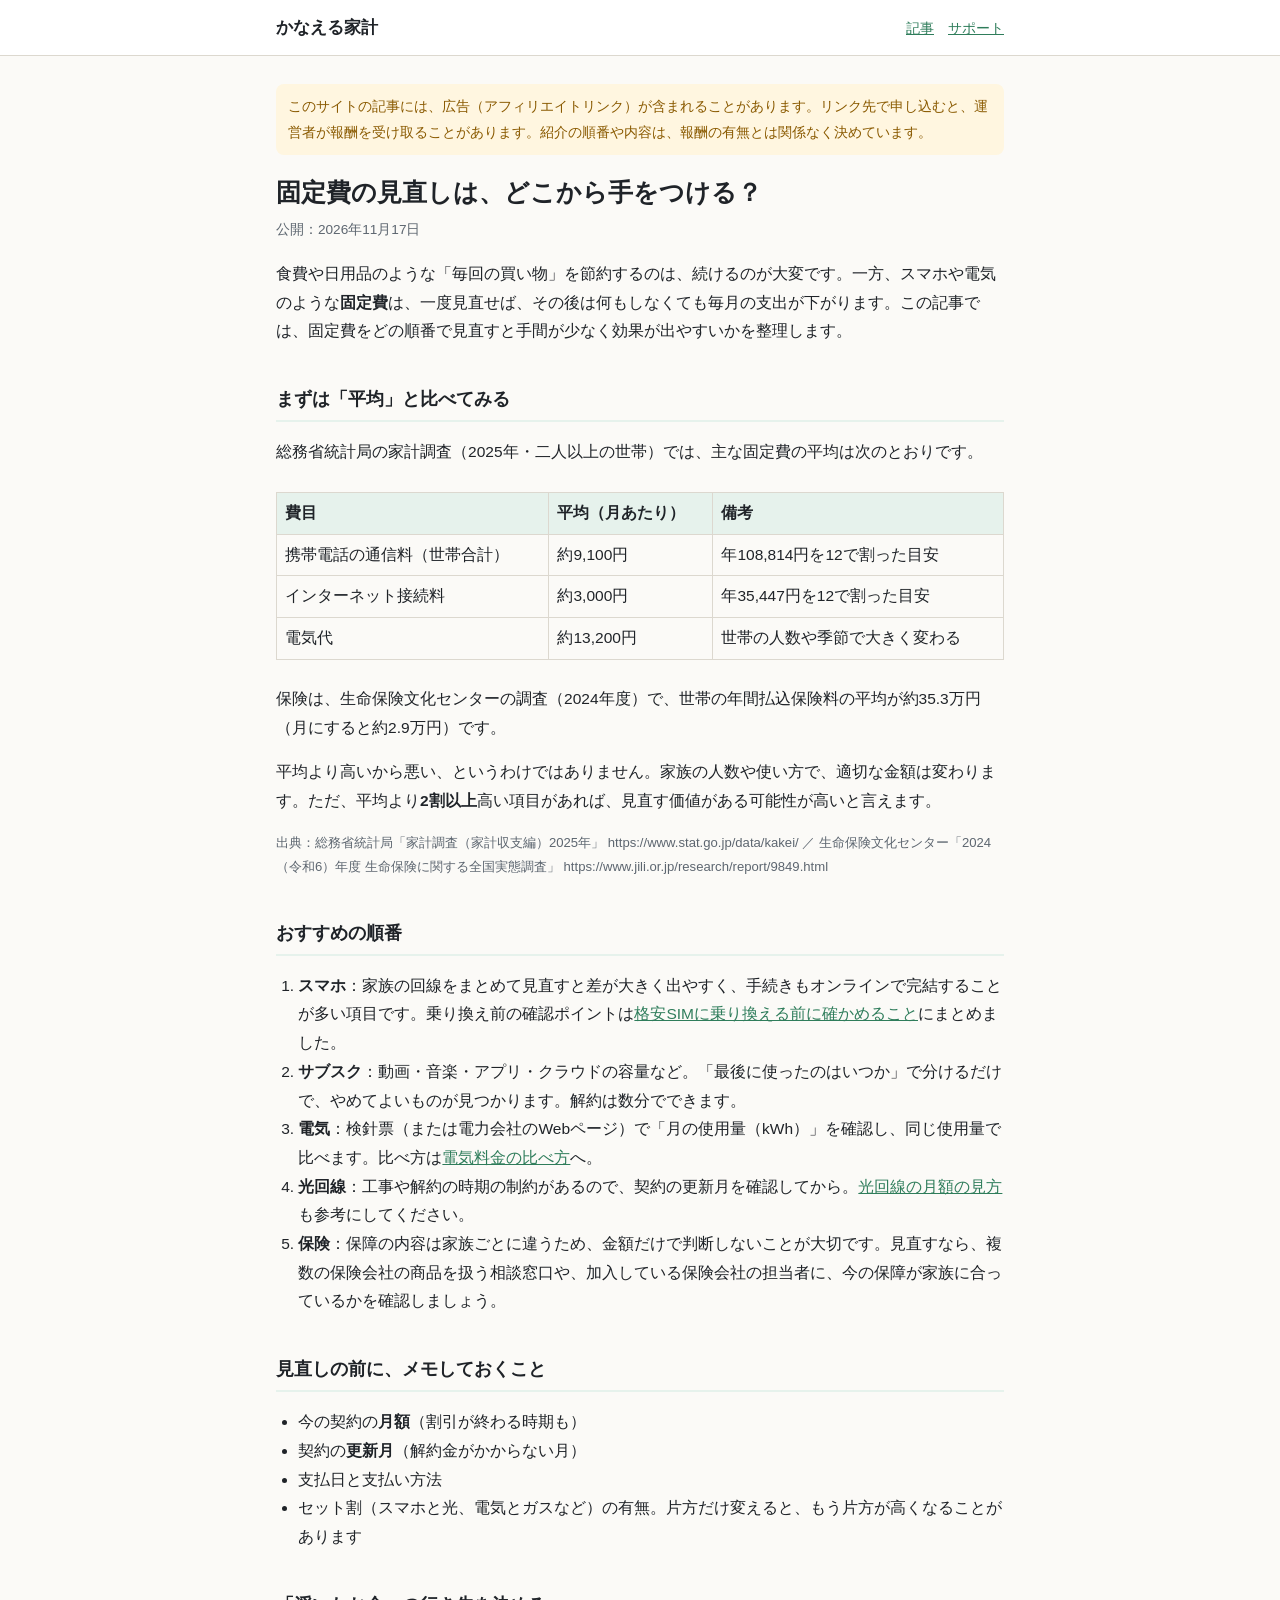
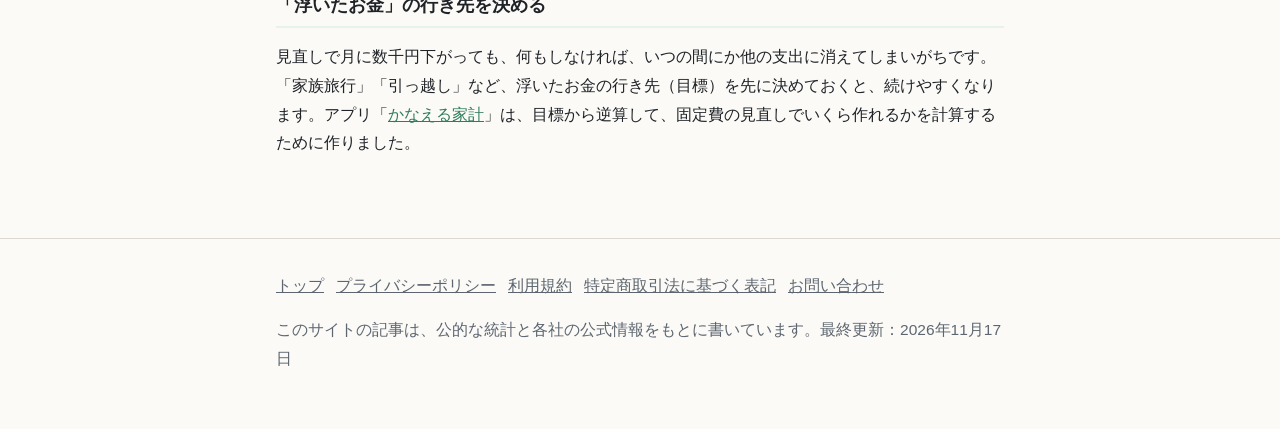
<file: articles/koteihi-minaoshi.html>
<!doctype html>
<html lang="ja">
<head>
<meta charset="utf-8">
<meta name="viewport" content="width=device-width, initial-scale=1">
<title>固定費の見直しは、どこから手をつける？｜かなえる家計</title>
<meta name="description" content="スマホ・光回線・電気・サブスク・保険。家計調査の平均と比べながら、見直しの順番を整理します。">
<link rel="stylesheet" href="../style.css">
</head>
<body>
<header class="site"><div class="in">
  <a class="brand" href="../index.html">かなえる家計</a>
  <nav><a href="../index.html#articles">記事</a><a href="../support.html">サポート</a></nav>
</div></header>
<main>
<p class="pr">このサイトの記事には、広告（アフィリエイトリンク）が含まれることがあります。リンク先で申し込むと、運営者が報酬を受け取ることがあります。紹介の順番や内容は、報酬の有無とは関係なく決めています。</p>
<h1>固定費の見直しは、どこから手をつける？</h1>
<p class="meta">公開：2026年11月17日</p>
<p>食費や日用品のような「毎回の買い物」を節約するのは、続けるのが大変です。一方、スマホや電気のような<strong>固定費</strong>は、一度見直せば、その後は何もしなくても毎月の支出が下がります。この記事では、固定費をどの順番で見直すと手間が少なく効果が出やすいかを整理します。</p>

<h2>まずは「平均」と比べてみる</h2>
<p>総務省統計局の家計調査（2025年・二人以上の世帯）では、主な固定費の平均は次のとおりです。</p>
<div class="tbl"><table>
<tr><th>費目</th><th>平均（月あたり）</th><th>備考</th></tr>
<tr><td>携帯電話の通信料（世帯合計）</td><td>約9,100円</td><td>年108,814円を12で割った目安</td></tr>
<tr><td>インターネット接続料</td><td>約3,000円</td><td>年35,447円を12で割った目安</td></tr>
<tr><td>電気代</td><td>約13,200円</td><td>世帯の人数や季節で大きく変わる</td></tr>
</table></div>
<p>保険は、生命保険文化センターの調査（2024年度）で、世帯の年間払込保険料の平均が約35.3万円（月にすると約2.9万円）です。</p>
<p>平均より高いから悪い、というわけではありません。家族の人数や使い方で、適切な金額は変わります。ただ、平均より<strong>2割以上</strong>高い項目があれば、見直す価値がある可能性が高いと言えます。</p>
<p class="src">出典：総務省統計局「家計調査（家計収支編）2025年」 https://www.stat.go.jp/data/kakei/ ／ 生命保険文化センター「2024（令和6）年度 生命保険に関する全国実態調査」 https://www.jili.or.jp/research/report/9849.html</p>

<h2>おすすめの順番</h2>
<ol>
<li><strong>スマホ</strong>：家族の回線をまとめて見直すと差が大きく出やすく、手続きもオンラインで完結することが多い項目です。乗り換え前の確認ポイントは<a href="kakuyasu-sim.html">格安SIMに乗り換える前に確かめること</a>にまとめました。</li>
<li><strong>サブスク</strong>：動画・音楽・アプリ・クラウドの容量など。「最後に使ったのはいつか」で分けるだけで、やめてよいものが見つかります。解約は数分でできます。</li>
<li><strong>電気</strong>：検針票（または電力会社のWebページ）で「月の使用量（kWh）」を確認し、同じ使用量で比べます。比べ方は<a href="denki.html">電気料金の比べ方</a>へ。</li>
<li><strong>光回線</strong>：工事や解約の時期の制約があるので、契約の更新月を確認してから。<a href="hikari.html">光回線の月額の見方</a>も参考にしてください。</li>
<li><strong>保険</strong>：保障の内容は家族ごとに違うため、金額だけで判断しないことが大切です。見直すなら、複数の保険会社の商品を扱う相談窓口や、加入している保険会社の担当者に、今の保障が家族に合っているかを確認しましょう。</li>
</ol>

<h2>見直しの前に、メモしておくこと</h2>
<ul>
<li>今の契約の<strong>月額</strong>（割引が終わる時期も）</li>
<li>契約の<strong>更新月</strong>（解約金がかからない月）</li>
<li>支払日と支払い方法</li>
<li>セット割（スマホと光、電気とガスなど）の有無。片方だけ変えると、もう片方が高くなることがあります</li>
</ul>

<h2>「浮いたお金」の行き先を決める</h2>
<p>見直しで月に数千円下がっても、何もしなければ、いつの間にか他の支出に消えてしまいがちです。「家族旅行」「引っ越し」など、浮いたお金の行き先（目標）を先に決めておくと、続けやすくなります。アプリ「<a href="../index.html">かなえる家計</a>」は、目標から逆算して、固定費の見直しでいくら作れるかを計算するために作りました。</p>

</main>
<footer class="site"><div class="in">
  <p><a href="../index.html">トップ</a><a href="../privacy.html">プライバシーポリシー</a><a href="../terms.html">利用規約</a><a href="../tokushoho.html">特定商取引法に基づく表記</a><a href="../support.html">お問い合わせ</a></p>
  <p>このサイトの記事は、公的な統計と各社の公式情報をもとに書いています。最終更新：2026年11月17日</p>
</div></footer>
</body>
</html>
</file>
<file: style.css>
:root { --bg:#fbfaf7; --card:#ffffff; --fg:#1f2328; --muted:#5d6670; --line:#dcd8cf; --accent:#2f7d5b; --accent-soft:#e6f2ec; --warn:#8a5a00; --warn-soft:#fff6e0; }
@media (prefers-color-scheme: dark) {
  :root:not([data-theme="light"]) { --bg:#121513; --card:#1a1e1c; --fg:#e7ece9; --muted:#9aa49f; --line:#333a36; --accent:#6cc79b; --accent-soft:#1f2f27; --warn:#f0c060; --warn-soft:#2d2716; }
}
* { box-sizing:border-box; }
body { margin:0; background:var(--bg); color:var(--fg); font-family:-apple-system,BlinkMacSystemFont,"Hiragino Sans","Noto Sans JP",sans-serif; line-height:1.85; }
header.site { border-bottom:1px solid var(--line); background:var(--card); }
header.site .in { max-width:760px; margin:0 auto; padding:12px 16px; display:flex; align-items:center; gap:10px; flex-wrap:wrap; }
header.site a.brand { font-weight:700; color:var(--fg); text-decoration:none; font-size:1.05rem; }
header.site nav { margin-left:auto; display:flex; gap:14px; font-size:.88rem; }
main { max-width:760px; margin:0 auto; padding:28px 16px 64px; }
h1 { font-size:1.55rem; line-height:1.45; margin:0 0 6px; }
h2 { font-size:1.15rem; margin:36px 0 10px; padding-bottom:4px; border-bottom:2px solid var(--accent-soft); }
h3 { font-size:1rem; margin:22px 0 6px; }
p, li, td, th { font-size:.97rem; }
ul, ol { padding-left:1.4em; }
a { color:var(--accent); }
.meta { color:var(--muted); font-size:.85rem; margin:0 0 18px; }
.pr { background:var(--warn-soft); color:var(--warn); border-radius:8px; padding:10px 12px; font-size:.86rem; margin:0 0 20px; }
.note { background:var(--accent-soft); border-radius:8px; padding:12px 14px; margin:16px 0; }
.cards { display:grid; gap:12px; grid-template-columns:repeat(auto-fill,minmax(220px,1fr)); padding:0; list-style:none; }
.cards li { background:var(--card); border:1px solid var(--line); border-radius:10px; padding:14px; }
.cards a { font-weight:700; text-decoration:none; }
.cards p { margin:6px 0 0; color:var(--muted); font-size:.88rem; }
.tbl { overflow-x:auto; }
table { border-collapse:collapse; width:100%; margin:10px 0; }
th, td { border:1px solid var(--line); padding:6px 8px; text-align:left; vertical-align:top; }
th { background:var(--accent-soft); }
.src { font-size:.82rem; color:var(--muted); word-break:break-all; }
footer.site { border-top:1px solid var(--line); color:var(--muted); font-size:.82rem; }
footer.site .in { max-width:760px; margin:0 auto; padding:18px 16px 40px; }
footer.site a { color:var(--muted); margin-right:12px; }
</file>
